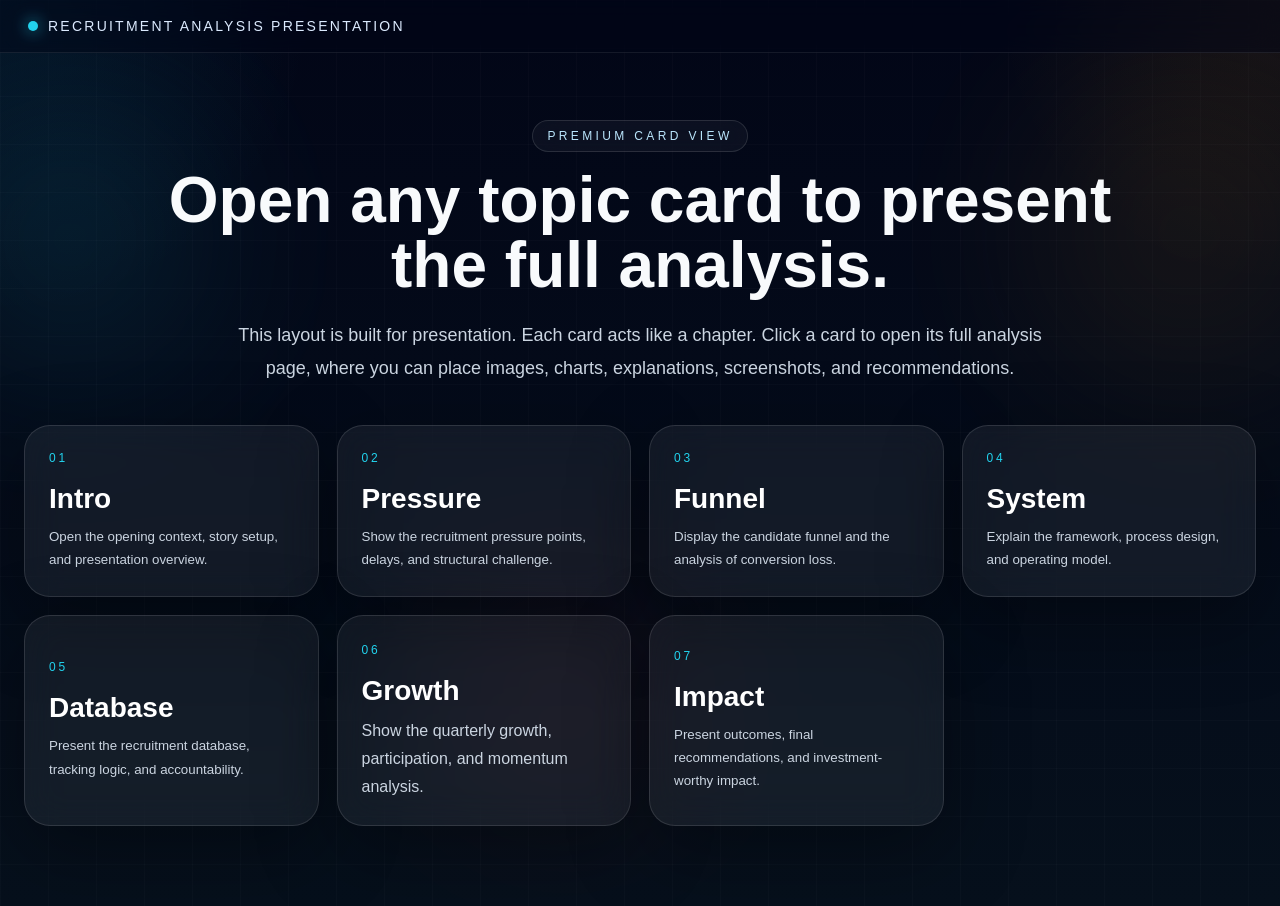
<file: index.html>
<!DOCTYPE html>
<html lang="en">
<head>
  <meta charset="UTF-8" />
  <meta name="viewport" content="width=device-width, initial-scale=1.0" />
  <title>Recruitment Analysis Presentation</title>
  <link rel="stylesheet" href="style.css" />
</head>
<body>
  <div class="scroll-progress" id="scrollProgress"></div>

  <header class="topbar">
    <div class="brand">
      <div class="brand-dot"></div>
      <span>Recruitment Analysis Presentation</span>
    </div>
  </header>

  <main class="home-screen">
    <div class="bg-grid"></div>
    <div class="orb orb-cyan"></div>
    <div class="orb orb-gold"></div>
    <div class="orb orb-red"></div>

    <section class="hero-block">
      <div class="eyebrow">PREMIUM CARD VIEW</div>
      <h1>Open any topic card to present the full analysis.</h1>
      <p>
        This layout is built for presentation. Each card acts like a chapter.
        Click a card to open its full analysis page, where you can place images,
        charts, explanations, screenshots, and recommendations.
      </p>
    </section>

    <section class="card-grid">
      <button class="topic-card" data-modal="introModal">
        <span class="card-number">01</span>
        <h3>Intro</h3>
        <p>Open the opening context, story setup, and presentation overview.</p>
      </button>

      <button class="topic-card" data-modal="pressureModal">
        <span class="card-number">02</span>
        <h3>Pressure</h3>
        <p>Show the recruitment pressure points, delays, and structural challenge.</p>
      </button>

      <button class="topic-card" data-modal="funnelModal">
        <span class="card-number">03</span>
        <h3>Funnel</h3>
        <p>Display the candidate funnel and the analysis of conversion loss.</p>
      </button>

      <button class="topic-card" data-modal="systemModal">
        <span class="card-number">04</span>
        <h3>System</h3>
        <p>Explain the framework, process design, and operating model.</p>
      </button>

      <button class="topic-card" data-modal="databaseModal">
        <span class="card-number">05</span>
        <h3>Database</h3>
        <p>Present the recruitment database, tracking logic, and accountability.</p>
      </button>

      <a class="topic-card" href="growth.html">
  <span class="card-number">06</span>
  <h3>Growth</h3>
  <p>Show the quarterly growth, participation, and momentum analysis.</p>
</a>

      <button class="topic-card" data-modal="impactModal">
        <span class="card-number">07</span>
        <h3>Impact</h3>
        <p>Present outcomes, final recommendations, and investment-worthy impact.</p>
      </button>
    </section>
  </main>

  <!-- INTRO MODAL -->
  <div class="modal" id="introModal">
    <div class="modal-content">
      <button class="close-btn">&times;</button>
      <div class="modal-header">
        <div>
          <div class="eyebrow">INTRO</div>
          <h2>Presentation Opening</h2>
          <p class="modal-subtitle">
            Use this section to introduce the full story, goal, and what the audience should expect.
          </p>
        </div>
      </div>

      <div class="modal-grid">
        <div class="image-box">
          <h4>Image / Hero Visual Area</h4>
          <p>Place opening image, team photo, logo, or cover visual here.</p>
        </div>

        <div class="analysis-box">
          <h4>Full Analysis</h4>
          <p>
            Add your introduction narrative here. You can explain the purpose of the presentation,
            the problem statement, the team vision, and the strategic direction.
          </p>
          <p>
            Example: “This presentation shows how the recruitment team is moving from
            disconnected effort to a measurable conversion system.”
          </p>
        </div>
      </div>

      <div class="insight-box">
        <strong>Key takeaway:</strong> Put your opening message here.
      </div>
    </div>
  </div>

  <!-- PRESSURE MODAL -->
  <div class="modal" id="pressureModal">
    <div class="modal-content">
      <button class="close-btn">&times;</button>
      <div class="modal-header">
        <div>
          <div class="eyebrow">PRESSURE</div>
          <h2>Recruitment Pressure Analysis</h2>
          <p class="modal-subtitle">
            Use this area to present the structural issues, bottlenecks, and operational pressure.
          </p>
        </div>
      </div>

      <div class="modal-grid">
        <div class="image-box">
          <h4>Image / Chart / Screenshot Area</h4>
          <p>Place a visual of pressure points, timeline, or problem breakdown here.</p>
        </div>

        <div class="analysis-box">
          <h4>Full Analysis</h4>
          <ul>
            <li>Add the structural recruitment crisis analysis here</li>
            <li>Add delay analysis here</li>
            <li>Add retirement pressure findings here</li>
            <li>Add your interpretation here</li>
          </ul>
        </div>
      </div>

      <div class="insight-box">
        <strong>Key takeaway:</strong> Explain why this problem is structural, not temporary.
      </div>
    </div>
  </div>

  <!-- FUNNEL MODAL -->
  <div class="modal" id="funnelModal">
    <div class="modal-content modal-wide">
      <button class="close-btn">&times;</button>
      <div class="modal-header">
        <div>
          <div class="eyebrow">FUNNEL</div>
          <h2>Candidate Funnel Analysis</h2>
          <p class="modal-subtitle">
            This section should show the conversion loss clearly and visually.
          </p>
        </div>
      </div>

      <div class="modal-grid">
        <div class="image-box">
          <h4>Funnel Chart Area</h4>
          <p>Place your funnel chart, graph, screenshot, or visual here.</p>
        </div>

        <div class="analysis-box">
          <h4>Full Analysis</h4>
          <p>Add your 2,500 → 430 → 132 analysis here.</p>
          <p>Add the interpretation of the ~5% conversion here.</p>
          <p>Add the improvement opportunity here.</p>
        </div>
      </div>

      <div class="insight-box">
        <strong>Key takeaway:</strong> This is not an awareness problem. It is a conversion problem.
      </div>
    </div>
  </div>

  <!-- SYSTEM MODAL -->
  <div class="modal" id="systemModal">
    <div class="modal-content">
      <button class="close-btn">&times;</button>
      <div class="modal-header">
        <div>
          <div class="eyebrow">SYSTEM</div>
          <h2>Recruitment System Analysis</h2>
          <p class="modal-subtitle">
            Use this to explain the framework, process logic, and how the system works.
          </p>
        </div>
      </div>

      <div class="modal-grid">
        <div class="image-box">
          <h4>Framework Diagram Area</h4>
          <p>Place system flow, recruitment engine diagram, or process map here.</p>
        </div>

        <div class="analysis-box">
          <h4>Full Analysis</h4>
          <p>Add analysis of the four frameworks here.</p>
          <p>Add why each framework matters here.</p>
          <p>Add how each one supports the candidate journey here.</p>
        </div>
      </div>

      <div class="insight-box">
        <strong>Key takeaway:</strong> The team is building a system, not just running tactics.
      </div>
    </div>
  </div>

  <!-- DATABASE MODAL -->
  <div class="modal" id="databaseModal">
    <div class="modal-content">
      <button class="close-btn">&times;</button>
      <div class="modal-header">
        <div>
          <div class="eyebrow">DATABASE</div>
          <h2>Recruitment Database Analysis</h2>
          <p class="modal-subtitle">
            Use this section to show the role of the database in accountability and tracking.
          </p>
        </div>
      </div>

      <div class="modal-grid">
        <div class="image-box">
          <h4>Database Visual Area</h4>
          <p>Place screenshots, architecture, tables, or dashboard visuals here.</p>
        </div>

        <div class="analysis-box">
          <h4>Full Analysis</h4>
          <p>Add how the database captures data here.</p>
          <p>Add tracking, reminders, automation, and accountability logic here.</p>
          <p>Add why this is a turning point here.</p>
        </div>
      </div>

      <div class="insight-box">
        <strong>Key takeaway:</strong> The database converts effort into infrastructure.
      </div>
    </div>
  </div>

  <!-- GROWTH MODAL -->
  <div class="modal" id="growthModal">
    <div class="modal-content">
      <button class="close-btn">&times;</button>
      <div class="modal-header">
        <div>
          <div class="eyebrow">GROWTH</div>
          <h2>Growth and Momentum Analysis</h2>
          <p class="modal-subtitle">
            Use this area to present quarterly growth, cumulative movement, and future momentum.
          </p>
        </div>
      </div>

      <div class="modal-grid">
        <div class="image-box">
          <h4>Growth Chart Area</h4>
          <p>Place quarterly participation chart, trend chart, or graph here.</p>
        </div>

        <div class="analysis-box">
          <h4>Full Analysis</h4>
          <p>Add Q2, Q3, Q4, Q1 projection analysis here.</p>
          <p>Add your interpretation of cumulative participation growth here.</p>
          <p>Add future-state outlook here.</p>
        </div>
      </div>

      <div class="insight-box">
        <strong>Key takeaway:</strong> The system is already creating measurable momentum.
      </div>
    </div>
  </div>

  <!-- IMPACT MODAL -->
  <div class="modal" id="impactModal">
    <div class="modal-content">
      <button class="close-btn">&times;</button>
      <div class="modal-header">
        <div>
          <div class="eyebrow">IMPACT</div>
          <h2>Impact and Final Recommendation</h2>
          <p class="modal-subtitle">
            Use this final card to present outcomes, future impact, and why the work deserves backing.
          </p>
        </div>
      </div>

      <div class="modal-grid">
        <div class="image-box">
          <h4>Impact Visual Area</h4>
          <p>Place final dashboard, impact card, recommendation chart, or outcome visual here.</p>
        </div>

        <div class="analysis-box">
          <h4>Full Analysis</h4>
          <p>Add final outcomes here.</p>
          <p>Add why this work matters here.</p>
          <p>Add recommendations, investment case, and next steps here.</p>
        </div>
      </div>

      <div class="insight-box">
        <strong>Key takeaway:</strong> This is recruitment infrastructure, not just recruitment activity.
      </div>
    </div>
  </div>

  <script src="script.js"></script>
</body>
</html>
</file>
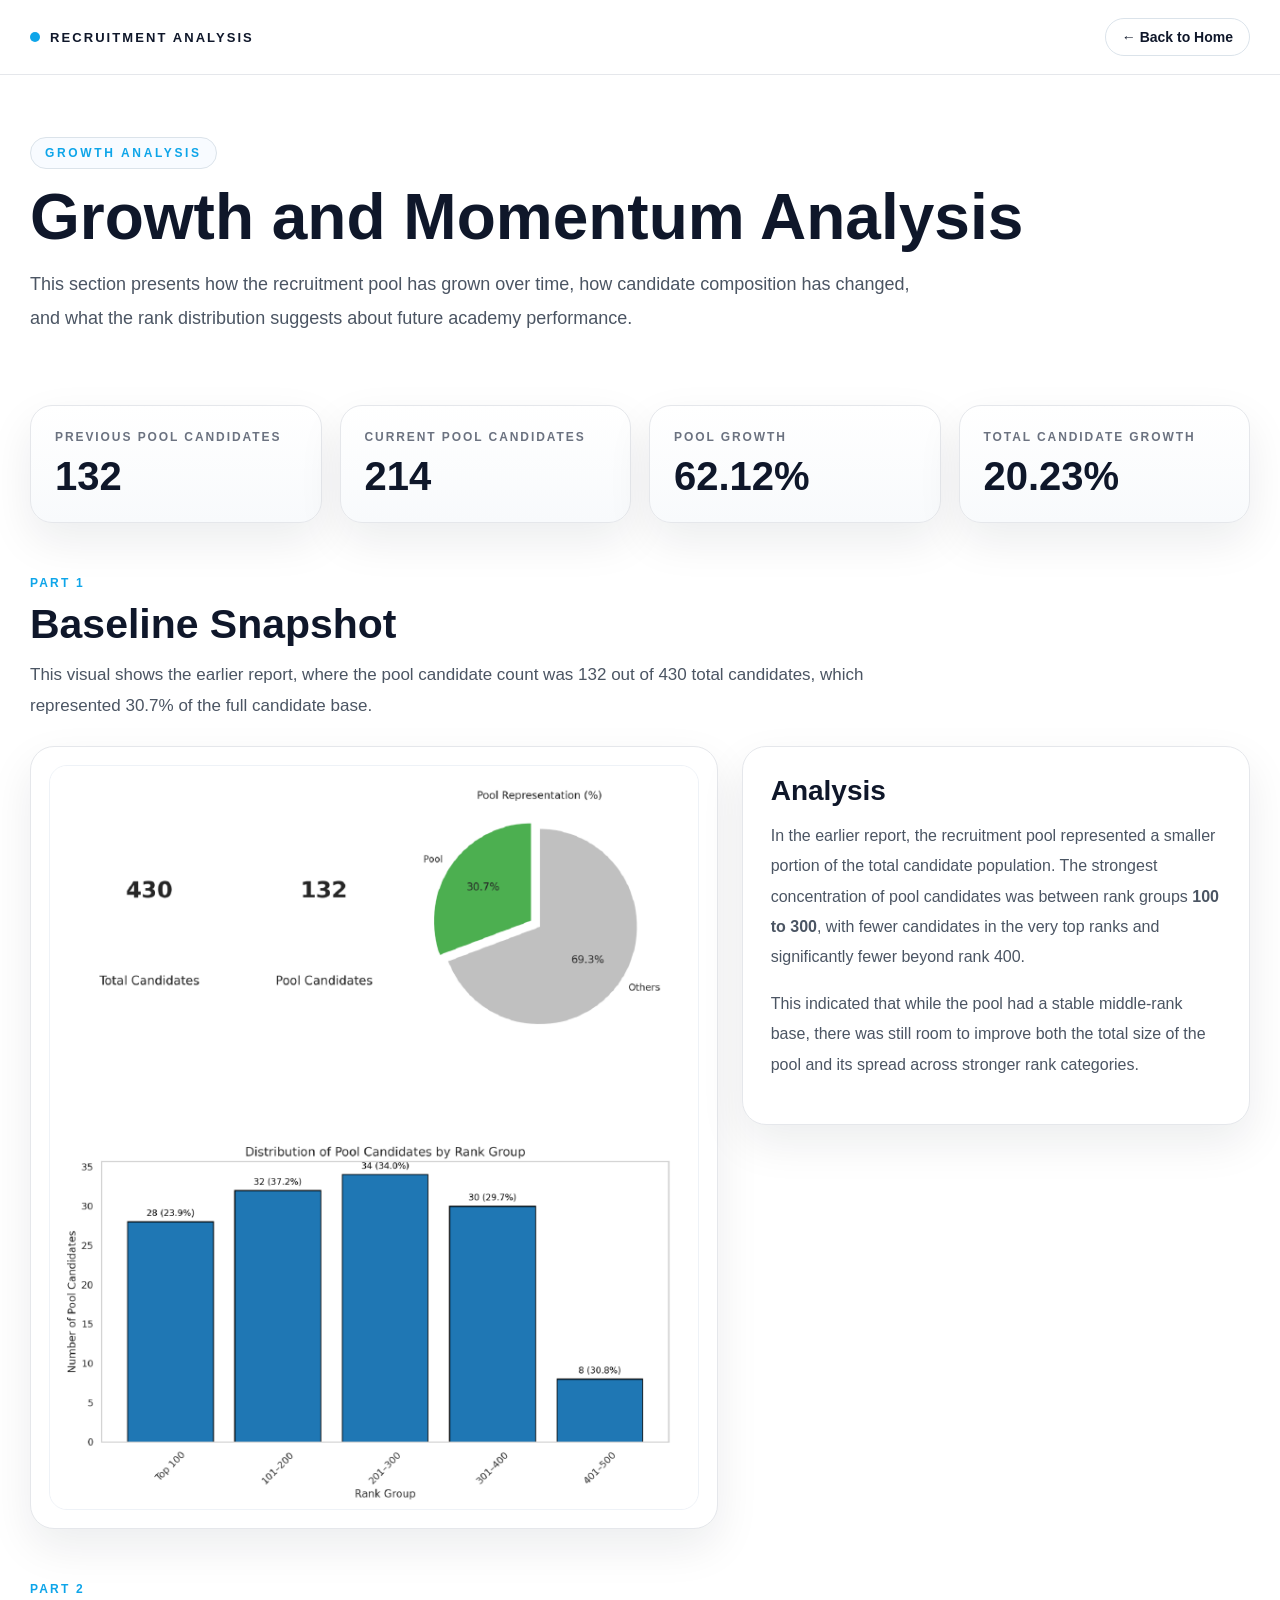
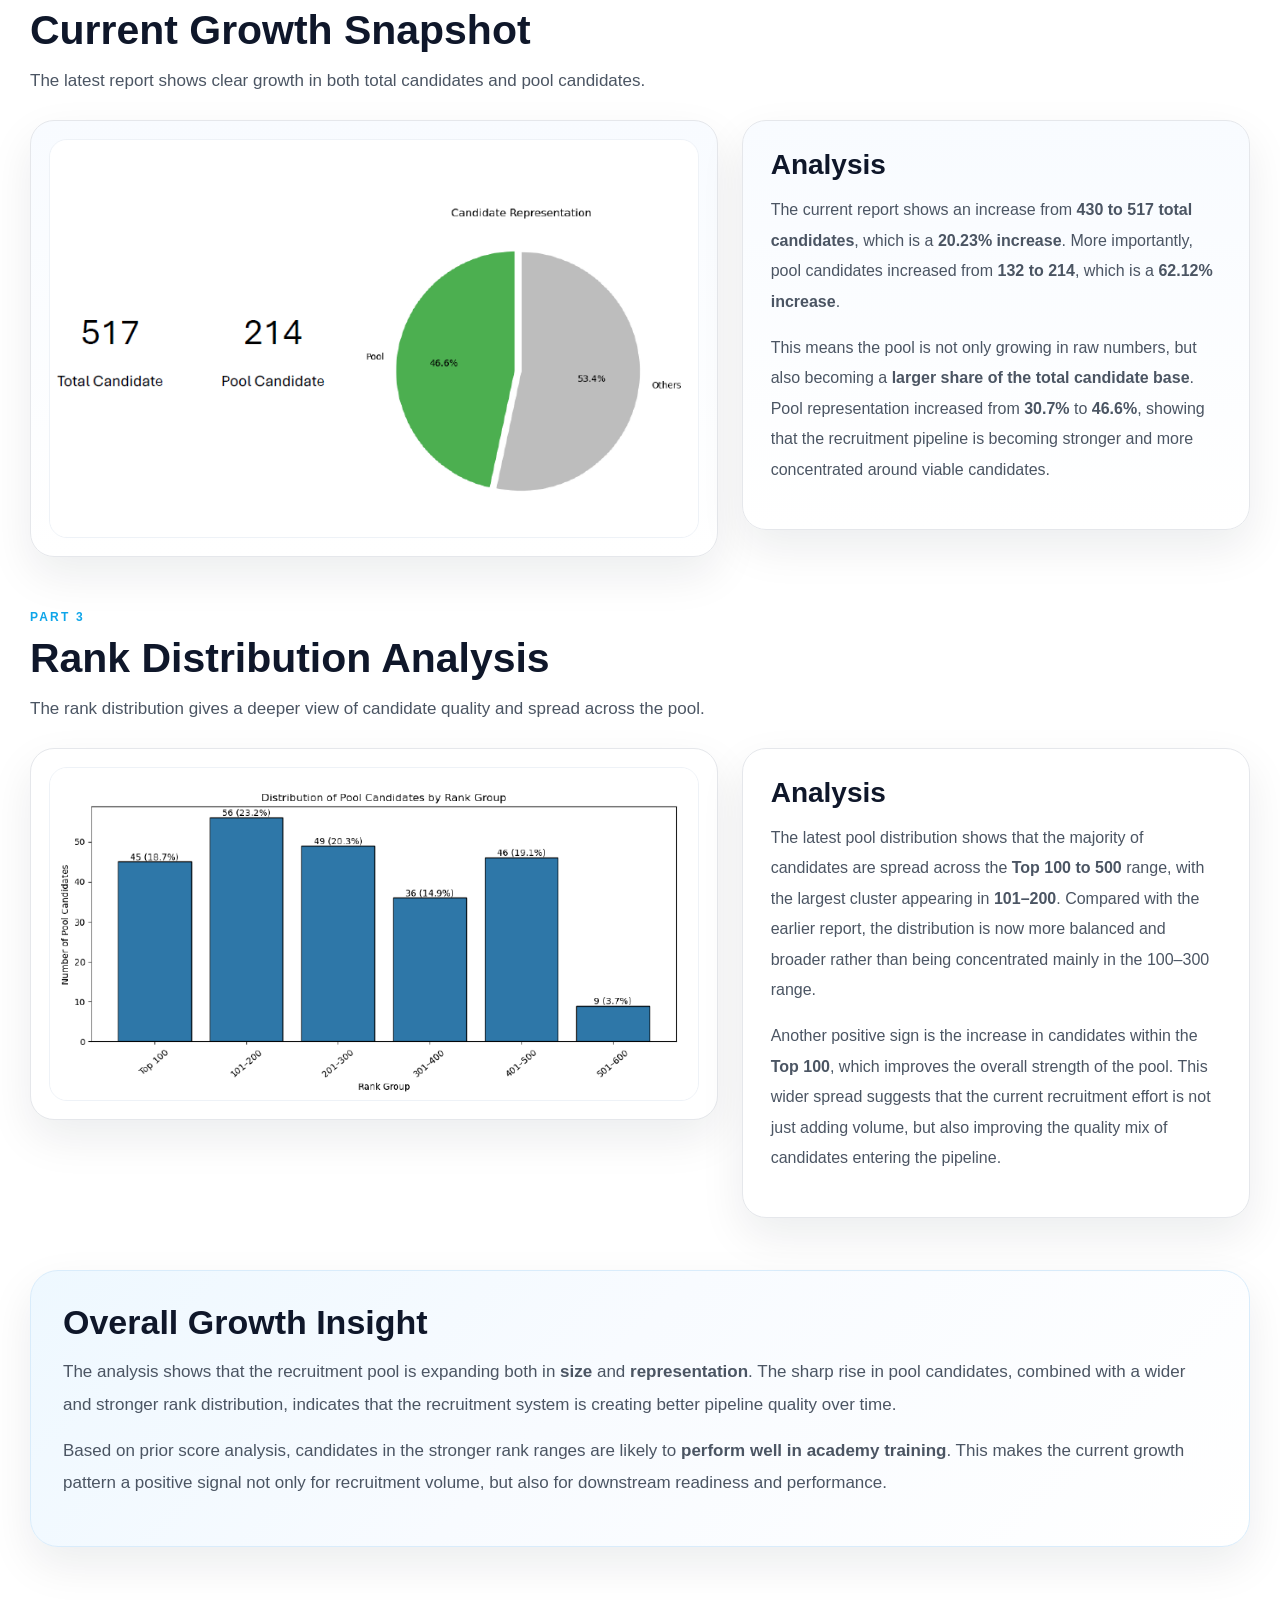
<file: growth.html>
<!DOCTYPE html>
<html lang="en">
<head>
  <meta charset="UTF-8" />
  <meta name="viewport" content="width=device-width, initial-scale=1.0" />
  <title>Growth Analysis</title>
  <link rel="stylesheet" href="growth.css" />
</head>
<body>
  <header class="topbar">
    <div class="topbar-inner">
      <div class="brand">
        <span class="brand-dot"></span>
        <span>Recruitment Analysis</span>
      </div>
      <a href="index.html" class="back-btn">← Back to Home</a>
    </div>
  </header>

  <main class="page">
    <section class="hero">
      <div class="eyebrow">GROWTH ANALYSIS</div>
      <h1>Growth and Momentum Analysis</h1>
      <p class="hero-text">
        This section presents how the recruitment pool has grown over time,
        how candidate composition has changed, and what the rank distribution
        suggests about future academy performance.
      </p>
    </section>

    <section class="summary-strip">
      <div class="summary-card">
        <div class="summary-label">Previous Pool Candidates</div>
        <div class="summary-value">132</div>
      </div>
      <div class="summary-card">
        <div class="summary-label">Current Pool Candidates</div>
        <div class="summary-value">214</div>
      </div>
      <div class="summary-card">
        <div class="summary-label">Pool Growth</div>
        <div class="summary-value">62.12%</div>
      </div>
      <div class="summary-card">
        <div class="summary-label">Total Candidate Growth</div>
        <div class="summary-value">20.23%</div>
      </div>
    </section>

    <section class="analysis-section">
      <div class="section-heading">
        <span class="section-tag">Part 1</span>
        <h2>Baseline Snapshot</h2>
        <p>
          This visual shows the earlier report, where the pool candidate count was 132
          out of 430 total candidates, which represented 30.7% of the full candidate base.
        </p>
      </div>

      <div class="content-grid">
        <div class="image-card">
          <img src="assets/growth-1.PNG" alt="Baseline recruitment pool analysis" />
        </div>

        <div class="text-card">
          <h3>Analysis</h3>
          <p>
            In the earlier report, the recruitment pool represented a smaller portion
            of the total candidate population. The strongest concentration of pool
            candidates was between rank groups <strong>100 to 300</strong>, with fewer
            candidates in the very top ranks and significantly fewer beyond rank 400.
          </p>
          <p>
            This indicated that while the pool had a stable middle-rank base, there was
            still room to improve both the total size of the pool and its spread across
            stronger rank categories.
          </p>
        </div>
      </div>
    </section>

    <section class="analysis-section alt">
      <div class="section-heading">
        <span class="section-tag">Part 2</span>
        <h2>Current Growth Snapshot</h2>
        <p>
          The latest report shows clear growth in both total candidates and pool candidates.
        </p>
      </div>

      <div class="content-grid">
        <div class="image-card">
          <img src="assets/growth-2.PNG" alt="Current recruitment pool growth report" />
        </div>

        <div class="text-card">
          <h3>Analysis</h3>
          <p>
            The current report shows an increase from <strong>430 to 517 total candidates</strong>,
            which is a <strong>20.23% increase</strong>. More importantly, pool candidates
            increased from <strong>132 to 214</strong>, which is a <strong>62.12% increase</strong>.
          </p>
          <p>
            This means the pool is not only growing in raw numbers, but also becoming a
            <strong>larger share of the total candidate base</strong>. Pool representation
            increased from <strong>30.7%</strong> to <strong>46.6%</strong>, showing that the
            recruitment pipeline is becoming stronger and more concentrated around viable candidates.
          </p>
        </div>
      </div>
    </section>

    <section class="analysis-section">
      <div class="section-heading">
        <span class="section-tag">Part 3</span>
        <h2>Rank Distribution Analysis</h2>
        <p>
          The rank distribution gives a deeper view of candidate quality and spread across the pool.
        </p>
      </div>

      <div class="content-grid">
        <div class="image-card">
          <img src="assets/growth-3.PNG" alt="Rank distribution of pool candidates" />
        </div>

        <div class="text-card">
          <h3>Analysis</h3>
          <p>
            The latest pool distribution shows that the majority of candidates are spread across
            the <strong>Top 100 to 500</strong> range, with the largest cluster appearing in
            <strong>101–200</strong>. Compared with the earlier report, the distribution is now
            more balanced and broader rather than being concentrated mainly in the 100–300 range.
          </p>
          <p>
            Another positive sign is the increase in candidates within the <strong>Top 100</strong>,
            which improves the overall strength of the pool. This wider spread suggests that the
            current recruitment effort is not just adding volume, but also improving the quality
            mix of candidates entering the pipeline.
          </p>
        </div>
      </div>
    </section>

    <section class="insight-panel">
      <h2>Overall Growth Insight</h2>
      <p>
        The analysis shows that the recruitment pool is expanding both in
        <strong>size</strong> and <strong>representation</strong>. The sharp rise in pool
        candidates, combined with a wider and stronger rank distribution, indicates that the
        recruitment system is creating better pipeline quality over time.
      </p>
      <p>
        Based on prior score analysis, candidates in the stronger rank ranges are likely to
        <strong>perform well in academy training</strong>. This makes the current growth pattern
        a positive signal not only for recruitment volume, but also for downstream readiness
        and performance.
      </p>
    </section>
  </main>
</body>
</html>
</file>
<file: style.css>
:root {
  --bg: #020617;
  --bg2: #07111f;
  --panel: rgba(255,255,255,0.07);
  --panel-soft: rgba(255,255,255,0.05);
  --stroke: rgba(255,255,255,0.12);
  --text: #f8fafc;
  --muted: #cbd5e1;
  --soft: #94a3b8;
  --cyan: #22d3ee;
  --gold: #f59e0b;
  --red: #ef4444;
  --radius: 26px;
  --shadow: 0 24px 80px rgba(0,0,0,0.35);
}

* {
  box-sizing: border-box;
}

html {
  scroll-behavior: smooth;
}

body {
  margin: 0;
  font-family: Inter, Segoe UI, Arial, sans-serif;
  background:
    radial-gradient(circle at top left, rgba(34,211,238,0.08), transparent 20%),
    radial-gradient(circle at top right, rgba(245,158,11,0.08), transparent 18%),
    linear-gradient(180deg, #020617 0%, #06101c 100%);
  color: var(--text);
  overflow-x: hidden;
}

.scroll-progress {
  position: fixed;
  top: 0;
  left: 0;
  height: 4px;
  width: 0;
  z-index: 9999;
  background: linear-gradient(90deg, var(--cyan), var(--gold));
  box-shadow: 0 0 20px rgba(34,211,238,0.6);
}

.topbar {
  position: fixed;
  top: 0;
  left: 0;
  width: 100%;
  z-index: 300;
  padding: 18px 28px;
  display: flex;
  align-items: center;
  justify-content: space-between;
  backdrop-filter: blur(14px);
  background: rgba(2, 6, 23, 0.45);
  border-bottom: 1px solid rgba(255,255,255,0.08);
}

.brand {
  display: flex;
  align-items: center;
  gap: 10px;
  font-size: 14px;
  letter-spacing: 0.16em;
  text-transform: uppercase;
  color: #dbeafe;
}

.brand-dot {
  width: 10px;
  height: 10px;
  border-radius: 50%;
  background: var(--cyan);
  box-shadow: 0 0 16px rgba(34,211,238,0.85);
}

.home-screen {
  min-height: 100vh;
  position: relative;
  padding: 120px 24px 80px;
  overflow: hidden;
}

.bg-grid {
  position: absolute;
  inset: 0;
  background-image:
    linear-gradient(rgba(255,255,255,0.04) 1px, transparent 1px),
    linear-gradient(90deg, rgba(255,255,255,0.04) 1px, transparent 1px);
  background-size: 48px 48px;
  opacity: 0.5;
  pointer-events: none;
}

.orb {
  position: absolute;
  border-radius: 50%;
  filter: blur(90px);
  opacity: 0.45;
  animation: floatOrb 10s ease-in-out infinite;
}

.orb-cyan {
  width: 260px;
  height: 260px;
  background: rgba(34,211,238,0.25);
  top: 12%;
  left: -60px;
}

.orb-gold {
  width: 320px;
  height: 320px;
  background: rgba(245,158,11,0.18);
  top: 8%;
  right: -70px;
  animation-delay: 2s;
}

.orb-red {
  width: 240px;
  height: 240px;
  background: rgba(239,68,68,0.16);
  bottom: 10%;
  left: 35%;
  animation-delay: 4s;
}

.hero-block {
  position: relative;
  z-index: 2;
  max-width: 980px;
  margin: 0 auto 40px;
  text-align: center;
}

.eyebrow {
  display: inline-block;
  margin-bottom: 16px;
  padding: 8px 14px;
  border: 1px solid rgba(255,255,255,0.12);
  border-radius: 999px;
  font-size: 12px;
  letter-spacing: 0.28em;
  text-transform: uppercase;
  color: #bae6fd;
  background: rgba(255,255,255,0.04);
  backdrop-filter: blur(12px);
}

.hero-block h1 {
  margin: 0;
  font-size: clamp(38px, 5vw, 72px);
  line-height: 1.02;
}

.hero-block p {
  margin: 20px auto 0;
  max-width: 850px;
  font-size: 18px;
  line-height: 1.85;
  color: var(--muted);
}

.card-grid {
  position: relative;
  z-index: 2;
  max-width: 1280px;
  margin: 40px auto 0;
  display: grid;
  grid-template-columns: repeat(4, 1fr);
  gap: 18px;
}

.topic-card {
  text-align: left;
  padding: 24px;
  border-radius: 26px;
  border: 1px solid var(--stroke);
  background: rgba(255,255,255,0.06);
  color: white;
  backdrop-filter: blur(18px);
  box-shadow: var(--shadow);
  cursor: pointer;
  transition: transform 0.28s ease, border-color 0.28s ease, box-shadow 0.28s ease;
}

.topic-card:hover {
  transform: translateY(-6px);
  border-color: rgba(255,255,255,0.2);
  box-shadow: 0 30px 90px rgba(0,0,0,0.42);
}

.card-number {
  display: inline-block;
  margin-bottom: 18px;
  font-size: 12px;
  letter-spacing: 0.24em;
  color: var(--cyan);
}

.topic-card h3 {
  margin: 0 0 10px;
  font-size: 28px;
}

.topic-card p {
  margin: 0;
  color: var(--muted);
  line-height: 1.75;
}

.modal {
  position: fixed;
  inset: 0;
  background: rgba(2, 6, 23, 0.82);
  backdrop-filter: blur(10px);
  display: none;
  align-items: center;
  justify-content: center;
  padding: 30px 18px;
  z-index: 1000;
}

.modal.active {
  display: flex;
}

.modal-content {
  width: min(1200px, 100%);
  max-height: 90vh;
  overflow-y: auto;
  padding: 30px;
  border-radius: 30px;
  background:
    linear-gradient(135deg, rgba(34,211,238,0.08), rgba(255,255,255,0.06), rgba(245,158,11,0.08));
  border: 1px solid rgba(255,255,255,0.12);
  box-shadow: 0 30px 120px rgba(0,0,0,0.5);
  position: relative;
}

.modal-wide {
  width: min(1300px, 100%);
}

.close-btn {
  position: absolute;
  top: 18px;
  right: 18px;
  width: 46px;
  height: 46px;
  border: 0;
  border-radius: 50%;
  cursor: pointer;
  font-size: 28px;
  color: white;
  background: rgba(255,255,255,0.08);
}

.close-btn:hover {
  background: rgba(255,255,255,0.14);
}

.modal-header h2 {
  margin: 0;
  font-size: clamp(30px, 4vw, 56px);
  line-height: 1.05;
}

.modal-subtitle {
  margin-top: 14px;
  color: var(--muted);
  font-size: 18px;
  line-height: 1.8;
  max-width: 900px;
}

.modal-grid {
  margin-top: 28px;
  display: grid;
  grid-template-columns: 1fr 1.2fr;
  gap: 20px;
}

.image-box,
.analysis-box,
.insight-box {
  border-radius: 24px;
  border: 1px solid rgba(255,255,255,0.1);
  background: rgba(255,255,255,0.05);
  padding: 24px;
}

.image-box {
  min-height: 320px;
  display: flex;
  flex-direction: column;
  justify-content: center;
  background:
    linear-gradient(135deg, rgba(34,211,238,0.08), rgba(255,255,255,0.03)),
    rgba(255,255,255,0.04);
}

.image-box h4,
.analysis-box h4 {
  margin-top: 0;
  margin-bottom: 12px;
  font-size: 22px;
}

.image-box p,
.analysis-box p,
.analysis-box li {
  color: var(--muted);
  line-height: 1.8;
}

.analysis-box ul {
  margin: 0;
  padding-left: 20px;
}

.insight-box {
  margin-top: 20px;
  background: rgba(34,211,238,0.12);
  border-color: rgba(34,211,238,0.18);
  color: white;
  font-size: 18px;
  line-height: 1.7;
}

@keyframes floatOrb {
  0%, 100% { transform: translateY(0) translateX(0); }
  50% { transform: translateY(-20px) translateX(12px); }
}

@media (max-width: 1100px) {
  .card-grid {
    grid-template-columns: repeat(2, 1fr);
  }

  .modal-grid {
    grid-template-columns: 1fr;
  }
}

@media (max-width: 700px) {
  .card-grid {
    grid-template-columns: 1fr;
  }

  .home-screen {
    padding: 110px 14px 60px;
  }

  .modal-content {
    padding: 22px;
  }

  .hero-block h1 {
    font-size: 34px;
  }

  .topic-card h3 {
    font-size: 24px;
  }
}


.topic-card {
  text-decoration: none;
  display: block;
}
</file>
<file: growth.css>
:root {
  --bg: #ffffff;
  --text: #111827;
  --muted: #4b5563;
  --soft: #6b7280;
  --line: #e5e7eb;
  --line-2: #dbe3ea;
  --blue: #0f172a;
  --accent: #0ea5e9;
  --panel: #f8fafc;
  --panel-2: #f1f5f9;
  --shadow: 0 18px 45px rgba(15, 23, 42, 0.08);
  --radius: 24px;
  --maxw: 1220px;
}

* {
  box-sizing: border-box;
}

html {
  scroll-behavior: smooth;
}

body {
  margin: 0;
  font-family: Inter, "Segoe UI", Arial, sans-serif;
  background: var(--bg);
  color: var(--text);
}

img {
  max-width: 100%;
  display: block;
}

.topbar {
  position: sticky;
  top: 0;
  z-index: 100;
  background: rgba(255, 255, 255, 0.92);
  backdrop-filter: blur(12px);
  border-bottom: 1px solid var(--line);
}

.topbar-inner {
  width: min(var(--maxw), calc(100% - 32px));
  margin: 0 auto;
  min-height: 74px;
  display: flex;
  align-items: center;
  justify-content: space-between;
}

.brand {
  display: flex;
  align-items: center;
  gap: 10px;
  font-size: 13px;
  letter-spacing: 0.16em;
  text-transform: uppercase;
  color: var(--blue);
  font-weight: 600;
}

.brand-dot {
  width: 10px;
  height: 10px;
  border-radius: 50%;
  background: var(--accent);
}

.back-btn {
  text-decoration: none;
  color: var(--blue);
  font-size: 14px;
  font-weight: 600;
  border: 1px solid var(--line-2);
  border-radius: 999px;
  padding: 10px 16px;
  transition: all 0.2s ease;
}

.back-btn:hover {
  background: var(--panel-2);
}

.page {
  width: min(var(--maxw), calc(100% - 32px));
  margin: 0 auto;
  padding: 44px 0 80px;
}

.hero {
  padding: 18px 0 26px;
}

.eyebrow {
  display: inline-block;
  margin-bottom: 16px;
  padding: 8px 14px;
  border: 1px solid var(--line-2);
  border-radius: 999px;
  font-size: 12px;
  letter-spacing: 0.22em;
  text-transform: uppercase;
  color: var(--accent);
  font-weight: 700;
  background: #f8fbff;
}

.hero h1 {
  margin: 0;
  font-size: clamp(38px, 5vw, 72px);
  line-height: 1.02;
  color: var(--blue);
}

.hero-text {
  margin-top: 18px;
  max-width: 880px;
  font-size: 18px;
  line-height: 1.85;
  color: var(--muted);
}

.summary-strip {
  display: grid;
  grid-template-columns: repeat(4, 1fr);
  gap: 18px;
  margin: 26px 0 40px;
}

.summary-card {
  background: linear-gradient(180deg, #ffffff, #f8fafc);
  border: 1px solid var(--line);
  border-radius: 22px;
  padding: 24px;
  box-shadow: var(--shadow);
}

.summary-label {
  font-size: 12px;
  text-transform: uppercase;
  letter-spacing: 0.16em;
  color: var(--soft);
  font-weight: 700;
}

.summary-value {
  margin-top: 10px;
  font-size: 40px;
  font-weight: 800;
  color: var(--blue);
  line-height: 1.1;
}

.analysis-section {
  margin-top: 42px;
  padding-top: 8px;
}

.analysis-section.alt .image-card,
.analysis-section.alt .text-card {
  background: linear-gradient(180deg, #f8fbff, #ffffff);
}

.section-heading {
  max-width: 900px;
  margin-bottom: 24px;
}

.section-tag {
  display: inline-block;
  margin-bottom: 12px;
  font-size: 12px;
  font-weight: 800;
  letter-spacing: 0.18em;
  text-transform: uppercase;
  color: var(--accent);
}

.section-heading h2 {
  margin: 0;
  font-size: clamp(28px, 3.2vw, 48px);
  line-height: 1.1;
  color: var(--blue);
}

.section-heading p {
  margin-top: 12px;
  color: var(--muted);
  font-size: 17px;
  line-height: 1.85;
}

.content-grid {
  display: grid;
  grid-template-columns: 1.15fr 0.85fr;
  gap: 24px;
  align-items: start;
}

.image-card,
.text-card {
  border: 1px solid var(--line);
  border-radius: var(--radius);
  background: #ffffff;
  box-shadow: var(--shadow);
}

.image-card {
  padding: 18px;
}

.image-card img {
  border-radius: 18px;
  border: 1px solid #eef2f7;
  background: #fff;
}

.text-card {
  padding: 28px;
  position: sticky;
  top: 96px;
}

.text-card h3 {
  margin-top: 0;
  margin-bottom: 14px;
  font-size: 28px;
  color: var(--blue);
}

.text-card p {
  margin: 0 0 16px;
  color: var(--muted);
  line-height: 1.9;
  font-size: 16px;
}

.insight-panel {
  margin-top: 52px;
  padding: 32px;
  border-radius: 28px;
  background: linear-gradient(135deg, #eef8ff, #f8fbff 45%, #ffffff);
  border: 1px solid #d9ecfb;
  box-shadow: var(--shadow);
}

.insight-panel h2 {
  margin: 0 0 14px;
  font-size: 34px;
  color: var(--blue);
}

.insight-panel p {
  margin: 0 0 14px;
  font-size: 17px;
  color: var(--muted);
  line-height: 1.9;
}

@media (max-width: 1024px) {
  .summary-strip {
    grid-template-columns: 1fr 1fr;
  }

  .content-grid {
    grid-template-columns: 1fr;
  }

  .text-card {
    position: static;
  }
}

@media (max-width: 640px) {
  .page,
  .topbar-inner {
    width: min(var(--maxw), calc(100% - 20px));
  }

  .summary-strip {
    grid-template-columns: 1fr;
  }

  .hero h1 {
    font-size: 34px;
  }

  .hero-text,
  .section-heading p,
  .text-card p,
  .insight-panel p {
    font-size: 16px;
  }

  .summary-value {
    font-size: 34px;
  }

  .text-card,
  .insight-panel {
    padding: 22px;
  }
}
</file>
